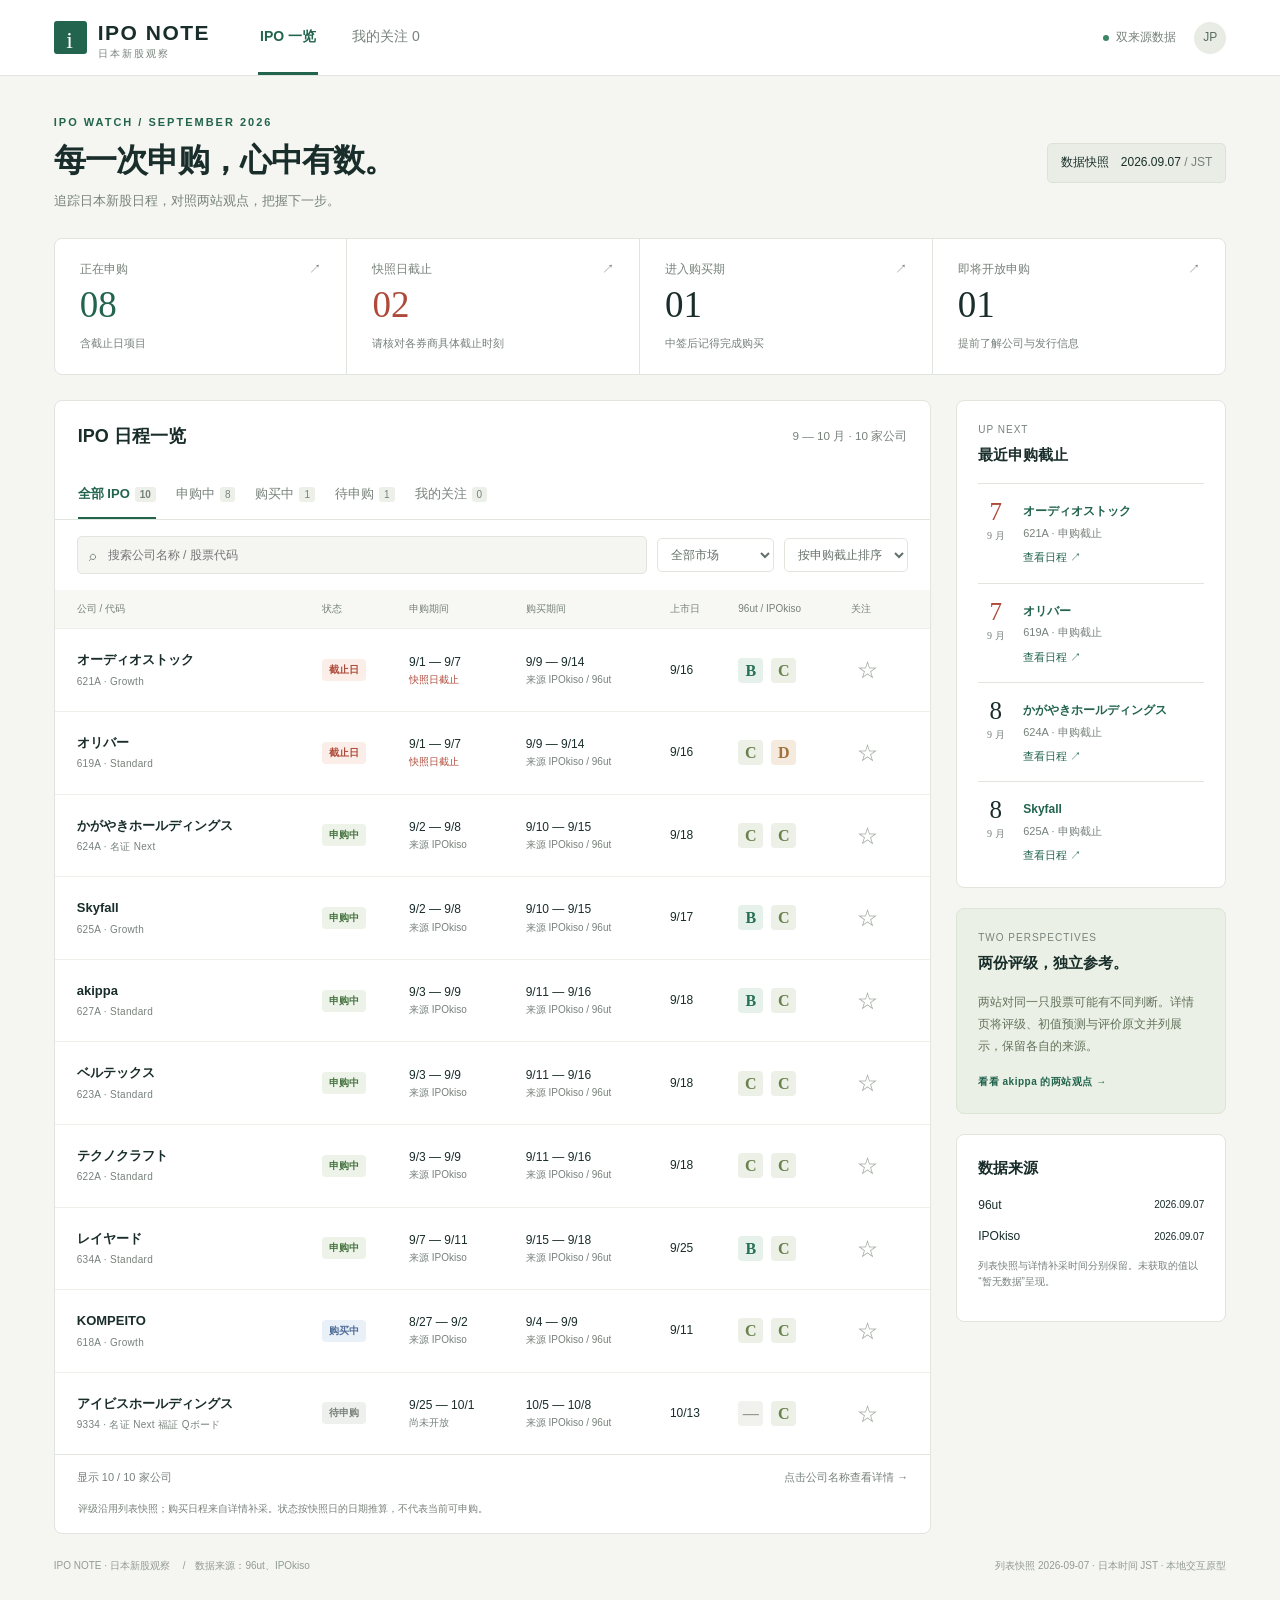
<file: designs/ipo-dashboard/index.html>
<!DOCTYPE html>
<html lang="zh-CN"><head><meta charset="utf-8"><meta name="viewport" content="width=device-width,initial-scale=1"><title>IPO NOTE · IPO 一览</title><link rel="stylesheet" href="styles.css"></head>
<body><div id="root"><p class="loading">正在载入 IPO 数据…</p></div>
<script src="vendor/react.js" integrity="sha384-hD6/rw4ppMLGNu3tX5cjIb+uRZ7UkRJ6BPkLpg4hAu/6onKUg4lLsHAs9EBPT82L" crossorigin="anonymous"></script>
<script src="vendor/react-dom.js" integrity="sha384-u6aeetuaXnQ38mYT8rp6sbXaQe3NL9t+IBXmnYxwkUI2Hw4bsp2Wvmx4yRQF1uAm" crossorigin="anonymous"></script>
<script src="vendor/babel.js" integrity="sha384-m08KidiNqLdpJqLq95G/LEi8Qvjl/xUYll3QILypMoQ65QorJ9Lvtp2RXYGBFj1y" crossorigin="anonymous"></script>
<script src="app.js?v=2"></script></body></html>
</file>
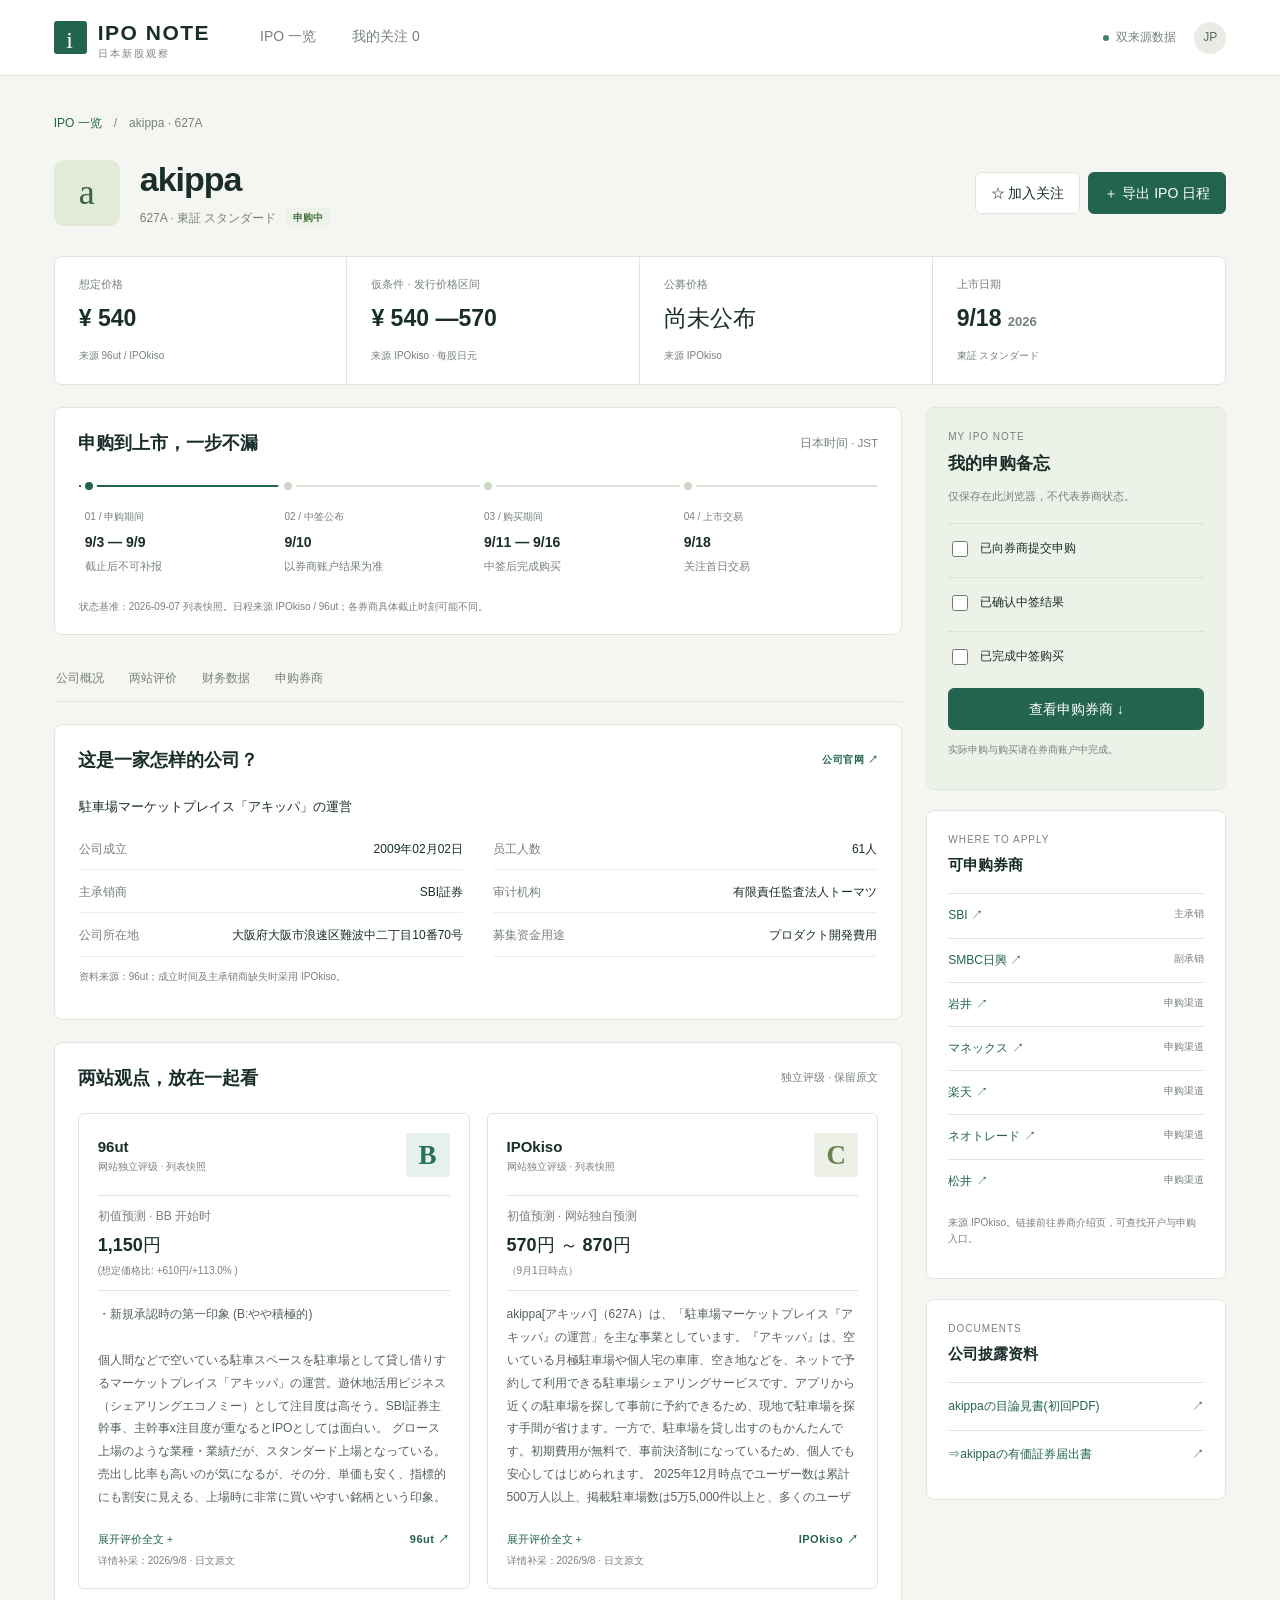
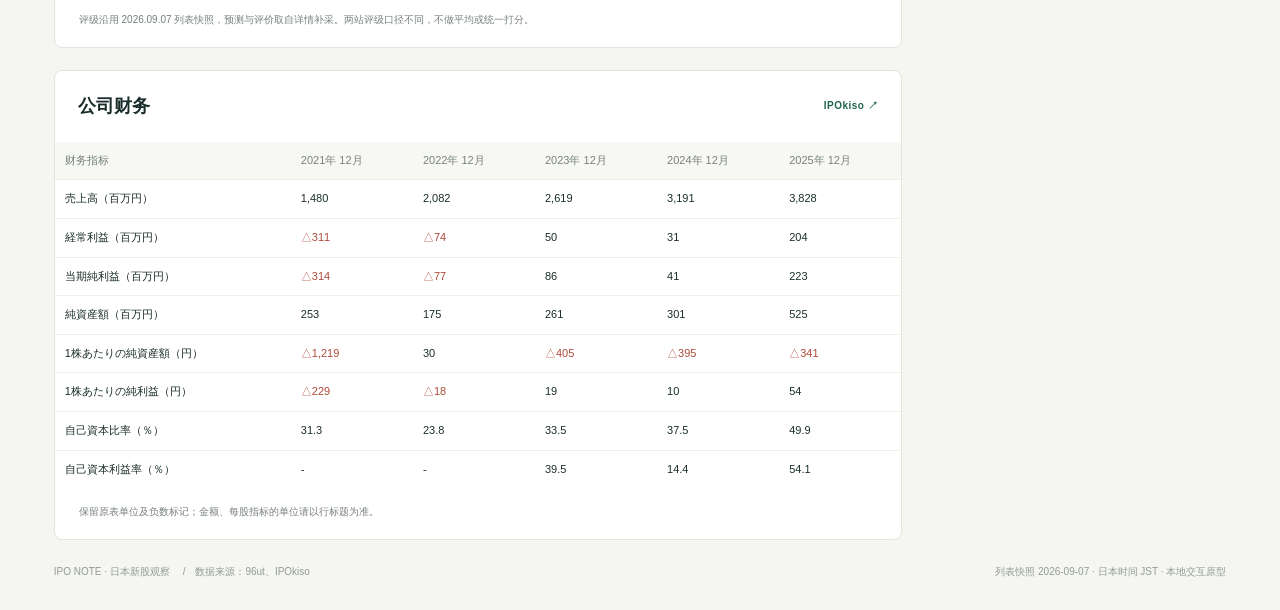
<file: designs/ipo-dashboard/detail.html>
<!DOCTYPE html>
<html lang="zh-CN"><head><meta charset="utf-8"><meta name="viewport" content="width=device-width,initial-scale=1"><title>IPO NOTE · 股票详情</title><link rel="stylesheet" href="styles.css"></head>
<body><div id="root"><p class="loading">正在载入公司详情…</p></div>
<script src="vendor/react.js" integrity="sha384-hD6/rw4ppMLGNu3tX5cjIb+uRZ7UkRJ6BPkLpg4hAu/6onKUg4lLsHAs9EBPT82L" crossorigin="anonymous"></script>
<script src="vendor/react-dom.js" integrity="sha384-u6aeetuaXnQ38mYT8rp6sbXaQe3NL9t+IBXmnYxwkUI2Hw4bsp2Wvmx4yRQF1uAm" crossorigin="anonymous"></script>
<script src="vendor/babel.js" integrity="sha384-m08KidiNqLdpJqLq95G/LEi8Qvjl/xUYll3QILypMoQ65QorJ9Lvtp2RXYGBFj1y" crossorigin="anonymous"></script>
<script src="app.js?v=2"></script></body></html>
</file>
<file: designs/ipo-dashboard/styles.css>
:root{--ink:#192d2a;--muted:#77817b;--green:#22644e;--paper:#f5f6f2;--line:#e0e5dd;--amber:#976225;--red:#ae4a39;--radius:8px}*{box-sizing:border-box}body{margin:0;background:var(--paper);color:var(--ink);font-family:-apple-system,BlinkMacSystemFont,"Segoe UI","Yu Gothic UI","Microsoft YaHei",sans-serif;font-size:14px;line-height:1.6}button,input,select{font:inherit}button,a,input,select{-webkit-tap-highlight-color:transparent}button,a{transition:background .16s,color .16s}a{color:inherit;text-decoration:none}button{cursor:pointer}button:focus-visible,a:focus-visible,input:focus-visible,select:focus-visible{outline:3px solid #9dc2b3;outline-offset:3px}button{border:1px solid var(--line);background:white;color:var(--ink);border-radius:6px;padding:9px 15px}button:hover{background:#edf2ec}button.active{background:var(--green);color:white;border-color:var(--green)}.primary{background:var(--green);color:white;border-color:var(--green)}.primary:hover{background:#154936}.topbar{height:76px;background:#fff;border-bottom:1px solid var(--line);display:flex;align-items:center;gap:48px;padding:0 4.2%;position:relative;z-index:2}.brand{display:flex;align-items:center;gap:11px;font-size:21px;letter-spacing:1.5px;font-weight:750}.brand-mark{background:var(--green);color:#fff;width:33px;height:33px;display:grid;place-items:center;font-family:Georgia,serif;font-size:24px;font-weight:400;border-radius:3px}.brand small{font-size:10px;letter-spacing:2px;color:var(--muted);display:block;font-weight:500;line-height:1}.topnav{align-self:stretch;display:flex;gap:32px;align-items:center}.topnav a,.topnav button{height:100%;display:flex;align-items:center;border:0;border-bottom:3px solid transparent;background:none;border-radius:0;padding:0 2px;color:var(--muted)}.topnav .selected{color:var(--green);border-bottom-color:var(--green);font-weight:650}.top-right{margin-left:auto;display:flex;gap:18px;align-items:center;color:var(--muted);font-size:12px}.dot{width:6px;height:6px;background:#3c8565;border-radius:50%;display:inline-block;margin-right:7px}.avatar{width:32px;height:32px;background:#e8ece5;display:grid;place-items:center;color:#596b60;border-radius:50%;font-size:12px}.shell{max-width:1440px;margin:auto;padding:38px 4.2% 24px}.eyebrow{font-size:11px;letter-spacing:2px;color:var(--green);font-weight:650}.heading{display:flex;justify-content:space-between;align-items:center;gap:20px;margin-bottom:26px}h1{font-size:32px;letter-spacing:-1px;line-height:1.3;margin:8px 0 10px;font-weight:660}h2{font-size:18px;margin:0;font-weight:650}h3{font-size:15px;margin:0}.subtle{color:var(--muted)}.heading p{margin:0;color:var(--muted);font-size:13px}.snapshot{font-size:12px;background:#e9ede5;border:1px solid #dce3d6;padding:9px 13px;border-radius:5px}.stat-grid{display:grid;grid-template-columns:repeat(4,1fr);border:1px solid var(--line);background:white;border-radius:var(--radius);margin-bottom:25px;overflow:hidden}.stat{padding:21px 25px;border-right:1px solid var(--line);text-align:left;border-radius:0;border-top:0;border-bottom:0;border-left:0;background:transparent}.stat:last-child{border-right:0}.stat .label{color:var(--muted);font-size:12px;display:flex;justify-content:space-between}.stat strong{font-family:Georgia,serif;font-size:37px;font-weight:400;display:block;line-height:1.4}.stat small{color:var(--muted);font-size:11px}.stat.urgent strong,.urgent{color:var(--red)}.stat.green strong{color:var(--green)}.main-grid{display:grid;grid-template-columns:minmax(0,1fr) 270px;gap:25px}.panel{background:#fff;border:1px solid var(--line);border-radius:var(--radius);overflow:hidden}.panel-head{display:flex;justify-content:space-between;align-items:center;padding:21px 23px;gap:12px}.panel-head small{color:var(--muted)}.tabs{display:flex;gap:20px;padding:0 23px;border-bottom:1px solid var(--line);overflow:auto}.tabs button{border:0;border-bottom:2px solid transparent;background:none;border-radius:0;padding:12px 0;white-space:nowrap;color:var(--muted);font-size:13px}.tabs button.on{border-color:var(--green);color:var(--green);font-weight:650}.tabs button small{font-size:10px;margin-left:5px;background:#edf0e9;padding:2px 5px;border-radius:3px;color:var(--muted)}.toolbar{padding:16px 22px;display:flex;gap:10px;align-items:center}.search{display:flex;align-items:center;gap:10px;background:var(--paper);border:1px solid var(--line);padding:7px 11px;flex:1;border-radius:5px;color:var(--muted)}.search input{border:0;background:none;outline:0;width:100%;font-size:12px}.toolbar select{padding:8px 9px;border:1px solid var(--line);border-radius:5px;background:white;color:#65706a;font-size:12px;max-width:145px}.table-wrap{overflow-x:auto}table{width:100%;border-collapse:collapse;text-align:left}th{background:#f7f8f4;color:var(--muted);font-weight:500;font-size:10px;padding:11px 10px;white-space:nowrap}td{padding:18px 10px;border-top:1px solid #eef0e9;font-size:12px;vertical-align:middle}td:first-child,th:first-child{padding-left:22px}td:last-child,th:last-child{padding-right:22px}tbody tr:hover{background:#fafcf8}.company-cell{min-width:170px;max-width:200px}.company-name{font-weight:650;font-size:13px;line-height:1.5;display:block;overflow-wrap:anywhere}.company-name:hover{color:var(--green);text-decoration:underline}.code{color:var(--muted);font-size:10px;letter-spacing:.3px;display:block;margin-top:4px}.badge{display:inline-flex;align-items:center;white-space:nowrap;font-size:10px;font-weight:600;padding:3px 7px;border-radius:4px;background:#edf3e9;color:#477441}.badge.deadline{background:#fbede7;color:var(--red)}.badge.purchase{background:#eaf0f8;color:#4f6c97}.badge.waiting{background:#eef0ed;color:#7b827b}.date{white-space:nowrap;font-variant-numeric:tabular-nums;font-size:12px}.date small{display:block;color:var(--muted);font-size:10px}.date .soon{color:var(--red)}.rating{font-weight:650;width:25px;height:25px;display:inline-grid;place-items:center;border-radius:4px;background:#edf0e7;color:#68814c;font-family:Georgia,serif;font-size:16px}.rating.B{background:#e7f1eb;color:#277158}.rating.D{background:#f5eade;color:#a0713c}.rating.none{color:#949a90;background:#f1f2ed}.rating-pair{display:flex;gap:8px}.ratings-cell{min-width:82px}.star{border:0;background:transparent;padding:6px;font-size:21px;color:#a0aaa0;min-width:32px}.star.saved{color:#bc9040}.table-foot{padding:14px 22px;border-top:1px solid var(--line);display:flex;align-items:center;justify-content:space-between;font-size:11px;color:var(--muted)}.aside{display:flex;flex-direction:column;gap:20px}.aside .panel{padding:21px}.aside h3{margin-bottom:16px}.aside-kicker{font-size:10px;letter-spacing:1px;color:var(--muted);margin-bottom:5px}.event{border-top:1px solid var(--line);padding:15px 0 0;margin-top:15px;display:grid;grid-template-columns:35px 1fr;gap:10px}.event:first-of-type{border:0}.event-day{text-align:center;font-family:Georgia,serif;font-size:25px;line-height:1}.event-day small{font-family:inherit;font-size:10px;color:var(--muted);display:block;margin-top:7px}.event-info strong{font-size:12px}.event-info p{font-size:11px;color:var(--muted);margin:3px 0}.event-info a{font-size:11px;color:var(--green)}.aside .note{background:#eaf0e5;border-color:#dce5d4}.note p{font-size:12px;color:#64735d;line-height:1.85}.source-legend{display:flex;flex-direction:column;gap:12px;font-size:12px}.source-legend span{display:flex;justify-content:space-between;align-items:center}.source-label{font-size:10px;letter-spacing:.5px;font-weight:650;color:var(--green)}.footer{padding:24px 0 6px;display:flex;justify-content:space-between;color:#929b92;font-size:10px;gap:15px}.empty{padding:70px 20px;text-align:center;color:var(--muted)}.breadcrumb{font-size:12px;color:var(--muted);display:flex;gap:12px;margin-bottom:24px}.breadcrumb a{color:var(--green)}.detail-heading{display:flex;align-items:center;gap:20px}.monogram{width:66px;height:66px;background:#e2eada;display:grid;place-items:center;font-family:Georgia,serif;font-size:36px;color:#3a643d;border-radius:10px}.detail-heading h1{margin:0;font-size:34px}.detail-title-meta{display:flex;gap:10px;align-items:center;margin-top:6px;font-size:12px;color:var(--muted)}.detail-top{display:flex;justify-content:space-between;align-items:center;margin-bottom:27px;gap:18px}.action-group{display:flex;gap:8px}.metric-strip{display:grid;grid-template-columns:repeat(4,1fr);background:white;border:1px solid var(--line);border-radius:8px;margin-bottom:22px}.metric{padding:19px 24px;border-right:1px solid var(--line)}.metric:last-child{border-right:0}.metric span{display:block;color:var(--muted);font-size:11px}.metric strong{display:block;font-size:25px;font-weight:550;margin:6px 0;font-variant-numeric:tabular-nums}.metric small{font-size:10px;color:var(--muted)}.detail-grid{display:grid;grid-template-columns:minmax(0,1fr) 300px;gap:24px;align-items:start}.detail-main{display:flex;flex-direction:column;gap:22px}.timeline{display:grid;grid-template-columns:repeat(4,1fr);padding:6px 24px 24px;gap:0}.step{border-top:2px solid #dce4d8;padding:17px 6px 0;position:relative}.step:before{content:'';position:absolute;left:6px;top:-5px;width:8px;height:8px;border-radius:50%;background:#cdd8c7;box-shadow:0 0 0 4px #fff}.step.current{border-color:var(--green)}.step.current:before{background:var(--green)}.step small{font-size:10px;color:var(--muted)}.step strong{display:block;font-size:14px;margin-top:5px}.step span{display:block;font-size:11px;color:var(--muted);margin-top:4px}.section-nav{display:flex;gap:25px;padding:0 2px;border-bottom:1px solid var(--line)}.section-nav a{padding:12px 0;color:var(--muted);font-size:12px}.section-nav a:hover{color:var(--green)}.section-content{padding:0 24px 24px}.business-text{font-size:13px;line-height:1.9;margin:0 0 20px}.facts{display:grid;grid-template-columns:1fr 1fr;gap:13px 30px}.fact{display:flex;justify-content:space-between;gap:15px;border-bottom:1px solid #edf0e9;padding-bottom:10px;font-size:12px}.fact span{color:var(--muted)}.fact strong{font-weight:500;text-align:right;max-width:70%}.analysis-grid{display:grid;grid-template-columns:1fr 1fr;gap:17px;padding:0 23px 23px}.review{border:1px solid var(--line);border-radius:6px;padding:19px;min-width:0}.review-top{display:flex;justify-content:space-between;align-items:center;margin-bottom:18px}.review .rating{width:44px;height:44px;font-size:27px}.review h3{font-size:15px}.review p{font-size:12px;line-height:1.9;color:#556159;white-space:pre-line;overflow-wrap:anywhere}.review .review-body{max-height:210px;overflow:hidden}.review.expanded .review-body{max-height:none}.review small{display:block;color:var(--muted);font-size:10px}.review-actions{display:flex;justify-content:space-between;align-items:center;gap:10px;margin-top:14px}.review-actions button{padding:4px 0;background:none;border:0;color:var(--green);font-size:11px}.review-actions a{font-size:11px;color:var(--green)}.forecast{padding:11px 0;border-top:1px solid var(--line);border-bottom:1px solid var(--line);font-size:12px;display:flex;flex-direction:column;gap:4px}.forecast strong{font-size:18px;font-weight:550}.disclaimer{font-size:10px;color:var(--muted);margin:0;padding:0 24px 19px}.detail-aside{position:sticky;top:20px}.check-panel{background:#edf2e8!important}.check-panel h3{font-size:17px;margin-bottom:5px}.check-panel .subtle{font-size:11px}.checkline{display:flex;align-items:center;gap:9px;margin-top:17px;padding-top:14px;border-top:1px solid #dbe3d3;font-size:12px}.checkline input{accent-color:var(--green);width:16px;height:16px}.check-panel .primary{width:100%;margin-top:20px}.broker{padding:12px 0;border-top:1px solid var(--line);display:flex;justify-content:space-between;font-size:12px}.broker a{color:var(--green)}.broker small{color:var(--muted)}.document-link{display:flex;justify-content:space-between;gap:8px;border-top:1px solid var(--line);padding:14px 0;font-size:12px;color:var(--green)}.toast{position:fixed;bottom:25px;left:50%;transform:translateX(-50%);background:#24483a;color:white;padding:11px 24px;border-radius:6px;z-index:10;box-shadow:0 7px 30px #0002;font-size:12px}.loading{padding:80px;text-align:center}.mini-note{font-size:10px;color:var(--muted);margin-top:12px}.financial th,.financial td{font-size:11px;padding:10px}.financial td:first-child{white-space:nowrap}.mobile-rating-label{display:none}.list-header-note{font-size:10px;color:var(--muted);padding:0 23px 16px}section[id]{scroll-margin-top:20px}.preview-tag{font-size:10px;color:var(--muted)}
@media(min-width:1500px){.shell{padding-left:32px;padding-right:32px}.topbar{padding-left:max(4.2%,calc((100vw - 1376px)/2));padding-right:max(4.2%,calc((100vw - 1376px)/2))}}
@media(max-width:1150px){.main-grid{grid-template-columns:1fr}.aside.list-aside{display:grid;grid-template-columns:1fr 1fr}.list-aside .panel:last-child{display:none}.detail-grid{grid-template-columns:minmax(0,1fr) 265px}.analysis-grid{grid-template-columns:1fr}.shell{padding:25px 24px}.topbar{padding:0 24px}.topnav{gap:18px}}
@media(max-width:720px){.topbar{height:65px;padding:0 17px;gap:20px}.brand{font-size:17px;gap:7px}.brand-mark{width:28px;height:28px;font-size:21px}.top-right{display:none}.topnav{gap:18px;margin-left:auto;font-size:12px}.shell{padding:24px 16px}.heading{align-items:start;flex-direction:column;gap:12px}h1{font-size:27px}.heading p{font-size:12px}.stat-grid{grid-template-columns:1fr 1fr}.stat{padding:15px 17px;border-bottom:1px solid var(--line)}.stat strong{font-size:29px}.stat:nth-child(2){border-right:0}.stat:nth-child(n+3){border-bottom:0}.stat small{font-size:10px}.stat .label{font-size:11px}.main-grid{gap:18px}.toolbar{flex-wrap:wrap;padding:12px}.search{flex-basis:100%;padding:10px}.toolbar select{max-width:none;flex:1;min-height:40px}.panel-head{padding:18px}.tabs{padding:0 16px;gap:20px}.list-table{min-width:820px}.aside.list-aside{display:flex}.aside.list-aside .panel:last-child{display:block}.detail-top{align-items:start;flex-direction:column}.detail-heading h1{font-size:28px}.monogram{width:53px;height:53px}.action-group{width:100%}.action-group button{flex:1;min-height:44px}.metric-strip{grid-template-columns:1fr 1fr}.metric{padding:15px 18px;border-bottom:1px solid var(--line)}.metric:nth-child(2){border-right:0}.metric:nth-child(n+3){border-bottom:0}.metric strong{font-size:22px}.detail-grid{grid-template-columns:1fr}.detail-aside{position:static}.timeline{padding:10px 16px 20px;grid-template-columns:1fr 1fr;gap:25px 0}.timeline .step strong{font-size:13px}.section-nav{gap:25px;overflow:auto;white-space:nowrap}.facts{grid-template-columns:1fr}.analysis-grid{padding:0 17px 17px}.section-content{padding:0 18px 18px}.footer{flex-direction:column;gap:5px}.snapshot{font-size:11px}.checkline{min-height:40px}.review-actions button{min-height:44px}.star{min-width:44px;min-height:44px}.breadcrumb{margin-bottom:20px}.toast{width:90%;text-align:center}}
.detail-main,.detail-aside,.main-grid>.panel{min-width:0}.metric strong{font-size:clamp(19px,1.8vw,25px)}
@media(max-width:980px){.detail-grid{grid-template-columns:minmax(0,1fr)}.detail-aside{position:static;display:grid;grid-template-columns:1fr 1fr}.detail-aside .panel:last-child{grid-column:1/-1}.analysis-grid{grid-template-columns:1fr 1fr}}
@media(max-width:720px){.detail-aside{display:flex}.analysis-grid{grid-template-columns:1fr}.list-table{display:block;min-width:0}.list-table thead{display:none}.list-table tbody{display:block}.list-table tr{display:grid;grid-template-columns:1fr 1fr;position:relative;padding:18px 17px;gap:12px 15px;border-top:1px solid var(--line)}.list-table td{padding:0!important;border:0;min-width:0}.list-table td:first-child{grid-column:1/-1;max-width:calc(100% - 40px)}.list-table td:nth-child(2){grid-column:1/-1}.list-table td:nth-child(7){position:absolute;right:10px;top:15px}.list-table td:nth-child(3):before{content:'申购期间';display:block;color:var(--muted);font-size:10px;margin-bottom:4px}.list-table td:nth-child(4):before{content:'购买期间';display:block;color:var(--muted);font-size:10px;margin-bottom:4px}.list-table td:nth-child(5):before{content:'上市日';display:block;color:var(--muted);font-size:10px;margin-bottom:4px}.list-table td:nth-child(6):before{content:'96ut / IPOkiso';display:block;color:var(--muted);font-size:10px;margin-bottom:4px}.list-table .company-name{font-size:15px}.list-table .date{font-size:14px}.list-table .date small{font-size:9px}.list-table .rating{width:24px;height:24px}.metric strong{font-size:23px}.list-table .company-cell{min-width:0}}
@media(prefers-reduced-motion:reduce){*{transition:none!important;scroll-behavior:auto!important}}
</file>
